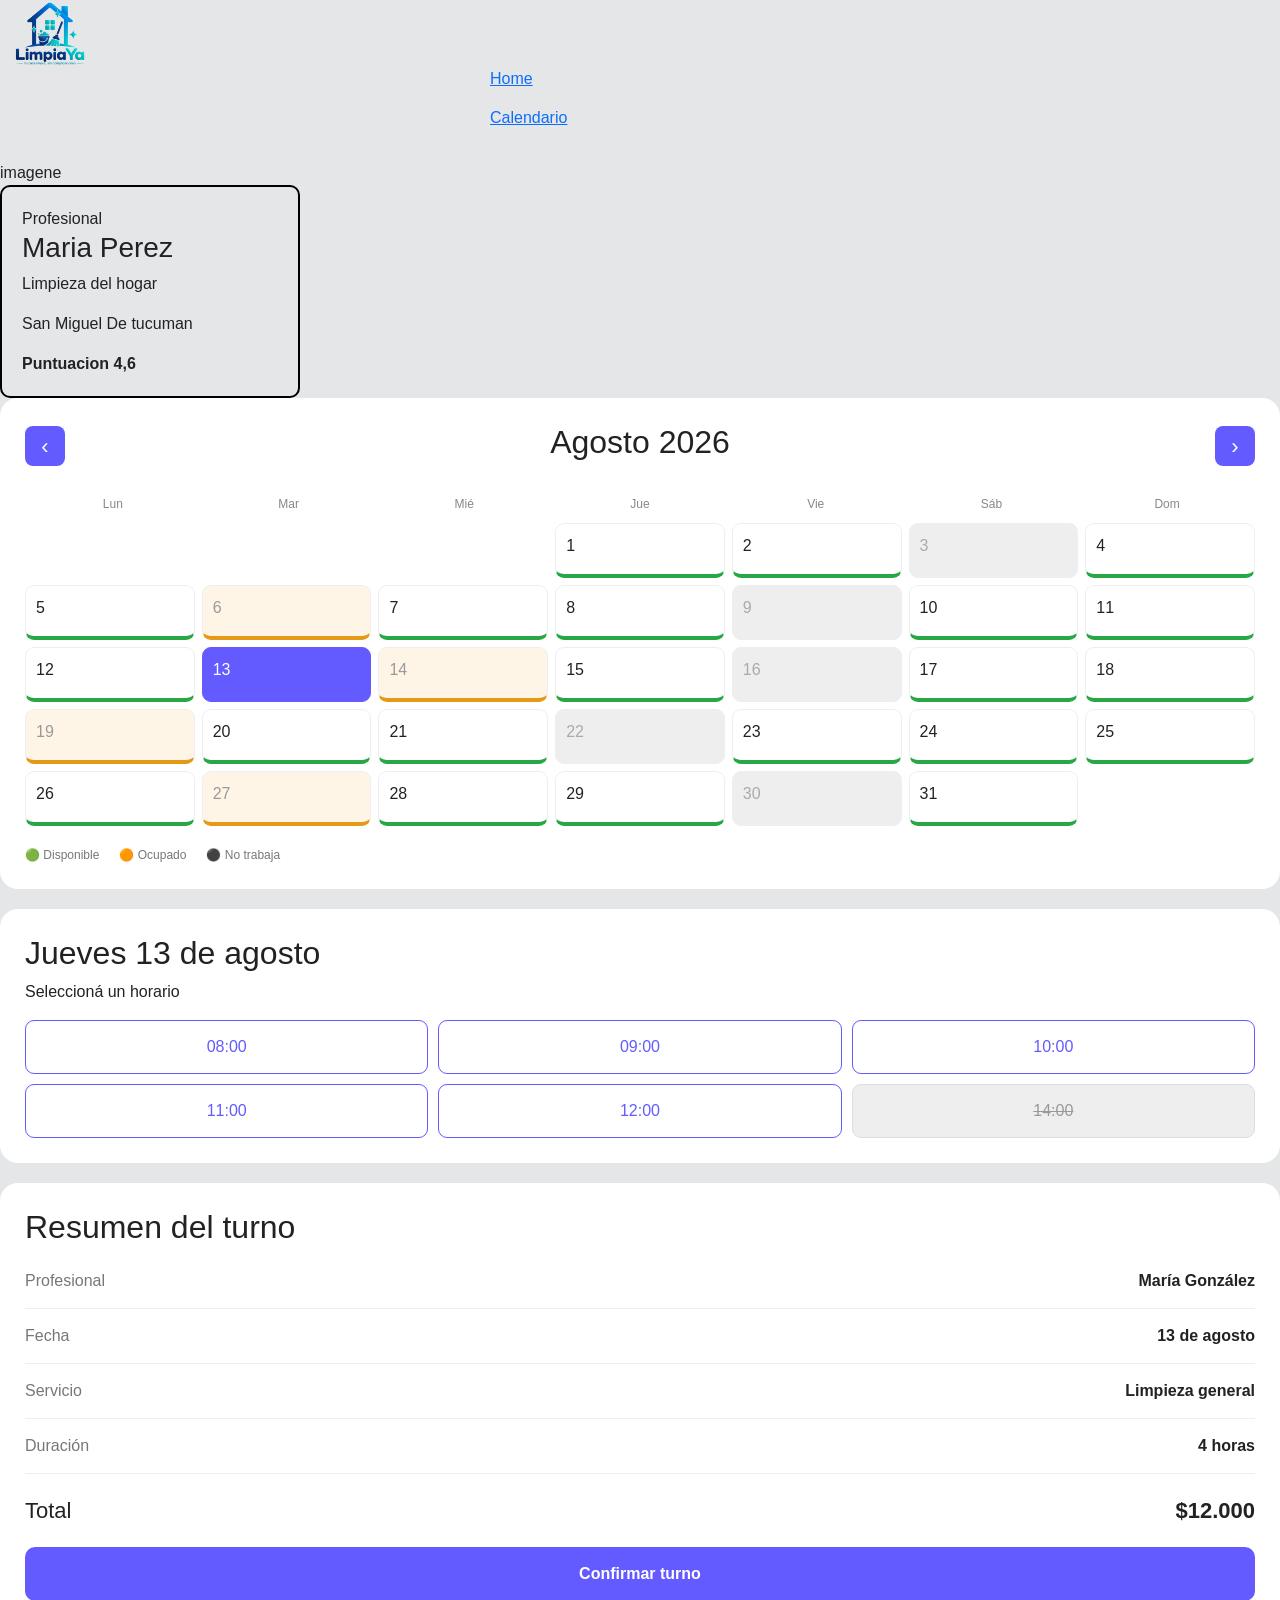
<file: paginas/Cuenta.html>
<!DOCTYPE html>
<html lang="es-AR">

<head>
    <meta charset="UTF-8">
    <meta name="viewport" content="width=device-width, initial-scale=1.0">

    <meta name="author" content="Lucas Fara">
    <meta name="description"
        content="Cuenta personal de LimpiaYa para gestionar perfil, horarios, agenda y billetera.">
    <meta name="keywords" content="LimpiaYa, limpieza, hogar, agenda, billetera">

    <title>Mi cuenta</title>
<link href="https://cdn.jsdelivr.net/npm/bootstrap@5.3.8/dist/css/bootstrap.min.css" rel="stylesheet" integrity="sha384-sRIl4kxILFvY47J16cr9ZwB07vP4J8+LH7qKQnuqkuIAvNWLzeN8tE5YBujZqJLB" crossorigin="anonymous">
<link rel="stylesheet" href="../estilos/estilos.css" >
</head>

<body>
<header class="header-cuenta">
<img src="../imagenes/casita2.png" alt="" width="100">
<form action="" class="formulario">
    <li><a href="../index.html">Home</a></li>
    <li><a href="#tarjeta">Calendario</a></li>
    <li><a href=""></a></li>
</ul>
</form>
<ul>
</header>
<main class="main-cuenta">
    <section>
        <div class="Foto">
          imagene
        </div>
        <div class="informacion">
<span>Profesional</span>
<h3>Maria Perez</h3>
<p>Limpieza del hogar</p>
<p>San Miguel De tucuman</p>
<strong>Puntuacion 4,6</strong>
    </div>
    </section>
<section class="tarjeta">
            <div class="mes" id="tarjeta">

                <button>‹</button>

                <h2>Agosto 2026</h2>

                <button>›</button>

            </div>


            <div class="semana">

                <span>Lun</span>
                <span>Mar</span>
                <span>Mié</span>
                <span>Jue</span>
                <span>Vie</span>
                <span>Sáb</span>
                <span>Dom</span>

            </div>


            <div class="calendario" >


                <div></div>
                <div></div>
                <div></div>

                <div class="dia disponible">
                    1
                </div>

                <div class="dia disponible">
                    2
                </div>

                <div class="dia no-disponible">
                    3
                </div>

                <div class="dia disponible">
                    4
                </div>

                <div class="dia disponible">
                    5
                </div>

                <div class="dia ocupado">
                    6
                </div>

                <div class="dia disponible">
                    7
                </div>

                <div class="dia disponible">
                    8
                </div>

                <div class="dia no-disponible">
                    9
                </div>

                <div class="dia disponible">
                    10
                </div>

                <div class="dia disponible">
                    11
                </div>

                <div class="dia disponible">
                    12
                </div>

                <div class="dia seleccionado">
                    13
                </div>

                <div class="dia ocupado">
                    14
                </div>

                <div class="dia disponible">
                    15
                </div>

                <div class="dia no-disponible">
                    16
                </div>

                <div class="dia disponible">
                    17
                </div>

                <div class="dia disponible">
                    18
                </div>

                <div class="dia ocupado">
                    19
                </div>

                <div class="dia disponible">
                    20
                </div>

                <div class="dia disponible">
                    21
                </div>

                <div class="dia no-disponible">
                    22
                </div>

                <div class="dia disponible">
                    23
                </div>

                <div class="dia disponible">
                    24
                </div>

                <div class="dia disponible">
                    25
                </div>

                <div class="dia disponible">
                    26
                </div>

                <div class="dia ocupado">
                    27
                </div>

                <div class="dia disponible">
                    28
                </div>

                <div class="dia disponible">
                    29
                </div>

                <div class="dia no-disponible">
                    30
                </div>

                <div class="dia disponible">
                    31
                </div>

            </div>


            <div class="referencias">

                <span>
                    🟢 Disponible
                </span>

                <span>
                    🟠 Ocupado
                </span>

                <span>
                    ⚫ No trabaja
                </span>

            </div>

        </section>


        <!-- HORARIOS -->

        <section class="tarjeta">

            <h2>
                Jueves 13 de agosto
            </h2>

            <p class="gris">
                Seleccioná un horario
            </p>


            <div class="horarios">

                <input
                    type="radio"
                    name="hora"
                    id="hora1">

                <label for="hora1">
                    08:00
                </label>


                <input
                    type="radio"
                    name="hora"
                    id="hora2">

                <label for="hora2">
                    09:00
                </label>


                <input
                    type="radio"
                    name="hora"
                    id="hora3">

                <label for="hora3">
                    10:00
                </label>


                <input
                    type="radio"
                    name="hora"
                    id="hora4">

                <label for="hora4">
                    11:00
                </label>


                <input
                    type="radio"
                    name="hora"
                    id="hora5">

                <label for="hora5">
                    12:00
                </label>


                <input
                    type="radio"
                    name="hora"
                    id="hora6"
                    disabled>

                <label
                    for="hora6"
                    class="ocupado">

                    14:00

                </label>

            </div>

        </section>


        <!-- RESUMEN -->

        <section class="resumen">

            <h2>Resumen del turno</h2>

            <div class="fila">

                <span>Profesional</span>

                <strong>
                    María González
                </strong>

            </div>


            <div class="fila">

                <span>Fecha</span>

                <strong>
                    13 de agosto
                </strong>

            </div>


            <div class="fila">

                <span>Servicio</span>

                <strong>
                    Limpieza general
                </strong>

            </div>


            <div class="fila">

                <span>Duración</span>

                <strong>
                    4 horas
                </strong>

            </div>


            <div class="total" > 
    

                <span>Total</span>

                <strong>
                    $12.000
                </strong>

            </div>


            <button class="confirmar">
                Confirmar turno
            </button>

        </section>


</main>
<footer>



</footer>

</body>

</html>
</file>
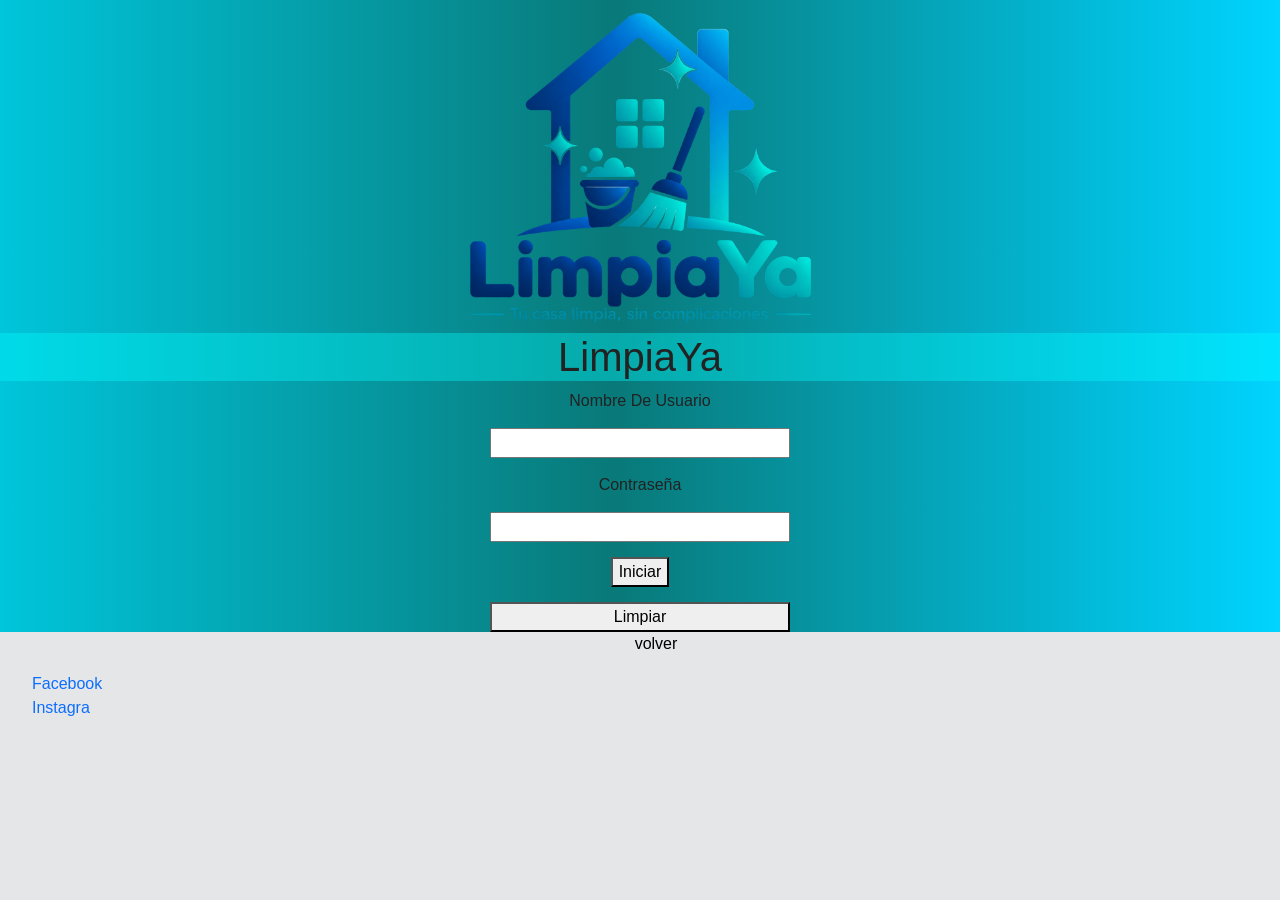
<file: paginas/inicio-secion.html>
<!DOCTYPE html>
<html lang="es-AR">
<head>
  <meta charset="UTF-8">
  <meta name="viewport" content="width=device-width, initial-scale=1.0">
  <title>Inicio secion</title>
  <link href="https://cdn.jsdelivr.net/npm/bootstrap@5.3.8/dist/css/bootstrap.min.css" rel="stylesheet" integrity="sha384-sRIl4kxILFvY47J16cr9ZwB07vP4J8+LH7qKQnuqkuIAvNWLzeN8tE5YBujZqJLB" crossorigin="anonymous">
  <link rel="stylesheet" href="../estilos/estilos.css">
</head>
<body>
 <header class="centrar">
  <img src="../imagenes/casita2.png" alt="logo" width="500px">
<h1>LimpiaYa</h1>
 <nav class="formulario">
<label for="">Nombre De Usuario</label>
<input type="text" required minlength="5" maxlength="20">
<label for="">Contraseña</label>
<input type="password" required minlength="5" maxlength="20">
<a href="./Cuenta.html"><button type="submit">Iniciar</button></a>
<button type="reset">Limpiar</button>
</nav>
  </header>

  <main class="main">
 
<nav class="menu-m"><ul><li><a href="../index.html">volver</a></li></ul></nav>
  </main>
  <footer>

  </footer>

  </main>

  <footer class="footer">
<ul>
 <li><a href="" target="_blank">Facebook</a></li>
 <li><a href="" target="_blank">Instagra</a></li>
</ul>

  </footer>
</body>
</html>
</file>
<file: estilos/estilos.css>
:root{ 
    --colorFondo:linear-gradient(90deg,rgba(0, 197, 219, 1) 0%, rgba(9, 121, 121, 1) 48%, rgba(0, 212, 255, 1) 100%);
}

.centrar{text-align: center;background: linear-gradient(90deg,rgba(0, 197, 219, 1) 0%, rgba(9, 121, 121, 1) 48%, rgba(0, 212, 255, 1) 100%);;
}
.centrar img{animation-name: girar; animation-duration: 10s; animation-iteration-count: infinite; animation-delay: 10s;}
.menu-m {text-align: center;}
.menu-m a{position: relative;}
.menu-m a::after{
    content: "";
    position: absolute;
    width: 0;
    height: 2px;
    background-color: red;
    bottom: 2px;
    left: 0;
    transition: width 1s;
}
.menu-m a:hover{ color: red;}
.menu-m a:hover::after{width: 100%;}
h1{ background-color: rgba(0, 255, 255, 0.364);}
.menu-m a {text-decoration: none;
  color: black;
}
.menu-m  li {list-style: none;}
.formulario {display: flex;
flex-direction: column;
 gap: 15px;
    width: 300px;
    margin: auto;
  }
footer {background-color:var(--colorFondo);}
footer ul li a{ text-decoration: none;}
footer li {list-style: none;}
.header-cuenta  {justify-content: space-between; color: #635bff; text-decoration: none;}
.header-cuenta li { text-decoration:none;}
.informacion{
     border: 2px solid black;
    padding: 20px;
    width: 300px;
    border-radius: 10px;
    text-align: left;
    
     }

    
 

body {
    margin: 0;
    font-family: Arial, Helvetica, sans-serif;
    background: #e5e6e8;
    color: #222;
}
.header-cuenta {list-style: none;;
    background-color: var(--colorFondo);}
.tarjeta{

    background: white;

    padding: 25px;

    border-radius: 18px;

    margin-bottom: 20px;
}
.mes {

    display: flex;

    align-items: center;

    justify-content: space-between;
}
.mes button {

    width: 40px;

    height: 40px;

    border: none;

    background: #635bff;

    color: white;

    border-radius: 8px;

    font-size: 22px;
}
.semana {

    display: grid;

    grid-template-columns:
        repeat(7, 1fr);

    text-align: center;

    color: #888;

    font-size: 12px;

    margin-top: 25px;

    margin-bottom: 10px;
}
.calendario {

    display: grid;

    grid-template-columns:
        repeat(7, 1fr);

    gap: 7px;
}

.dia {

    height: 55px;

    border: 1px solid #eee;

    border-radius: 9px;

    padding: 10px;

    cursor: pointer;

    background: white;
}

.dia.disponible {

    border-bottom: 4px solid #28a745;
}

.dia.ocupado {

    background: #fff5e6;

    border-bottom: 4px solid #e59a17;

    color: #999;
}

.dia.no-disponible {

    background: #eee;

    color: #aaa;

    cursor: not-allowed;
}

.dia.seleccionado {

    background: #635bff;

    color: white;

    border-color: #635bff;
}




.referencias {

    display: flex;

    gap: 20px;

    margin-top: 20px;

    font-size: 12px;

    color: #777;
}
.horarios {

    display: grid;

    grid-template-columns:
        repeat(3, 1fr);

    gap: 10px;
}
.horarios input {

    display: none;
}
.horarios label {

    border: 1px solid #635bff;

    padding: 14px;

    text-align: center;

    border-radius: 9px;

    color: #635bff;

    cursor: pointer;
}




.horarios input:checked + label {

    background: #635bff;

    color: white;
}



.horarios label.ocupado {

    background: #eee;

    color: #999;

    border-color: #ddd;

    cursor: not-allowed;

    text-decoration: line-through;
}



.resumen {

    background: white;

    padding: 25px;

    border-radius: 18px;
}

.fila {

    display: flex;

    justify-content: space-between;

    padding: 15px 0;

    border-bottom: 1px solid #eee;
}

.fila span {

    color: #777;
}

.total {

    display: flex;

    justify-content: space-between;

    padding: 20px 0;

    font-size: 22px;
}

.confirmar {

    width: 100%;

    padding: 15px;

    border: none;

    border-radius: 10px;

    background: #635bff;

    color: white;

    font-size: 16px;

    font-weight: bold;

    cursor: pointer;
}

.footer a:hover{ color: var(--colorFondo);}
/* @keyframes girar{
to{
    transform: rotateY(0deg);
}
from{transform: rotateY(360deg)}

}
 */
 @keyframes girar {0% {transform: rotateY(0deg);}

50%{ transform: rotateY(180deg);}
75%{ transform: rotateX(270deg);}
 100% {transform: rotateY(360deg);}}

 :root{
    --colorRojo: red;
    --tamanioTitulo: 10px;
 }


 .caja-padre{
    display: grid;
    background-color: grey;
    grid-template-areas: 
    "header"
    "main aside"
    "footer"
    ;
    grid-template-columns: 2fr 1fr;
    grid-template-rows: 1fr 3fr 1fr ;
 }
 .caja-padre {
  display: grid;
  background-color: grey;
   grid-template-areas: 
    "header header"
    "main aside"
    "footer footer"
    ;
    grid-template-columns: 2fr 1fr;
    grid-template-rows: 1fr 3fr 1fr ;
}

#uno {
  background-color: aqua;
  grid-area: header;
}

#dos {
  background-color: red;
  grid-area: main;
}

#tres {
  background-color: blue;
  grid-area: aside;
}

#cuatro {
  background-color: blueviolet;
  grid-area: footer;
}
.header-nav {
  display: flex;
  justify-content: space-between;
  align-items: center;
  padding: 15px;
}

.header-nav img {
  width: 150px;
  border-radius: 100px;
}

.header-nav ul {
  display: flex;
  list-style: none;
  gap: 10px;
}

.header-nav a {
  text-decoration: none;
  color: black;
}
@media (max-width: 500px) {
  .caja-padre {
    display: grid;
    background-color: grey;
    grid-template-areas:
      "header"
      "main"
      "aside"
      "footer";
    grid-template-columns: 1fr;
    grid-template-rows: 1fr;
  }}
  .carousel-inner img {height: 60vh;
object-fit: cover;}
.card img {height: 30vh;
object-fit: cover;}
</file>
